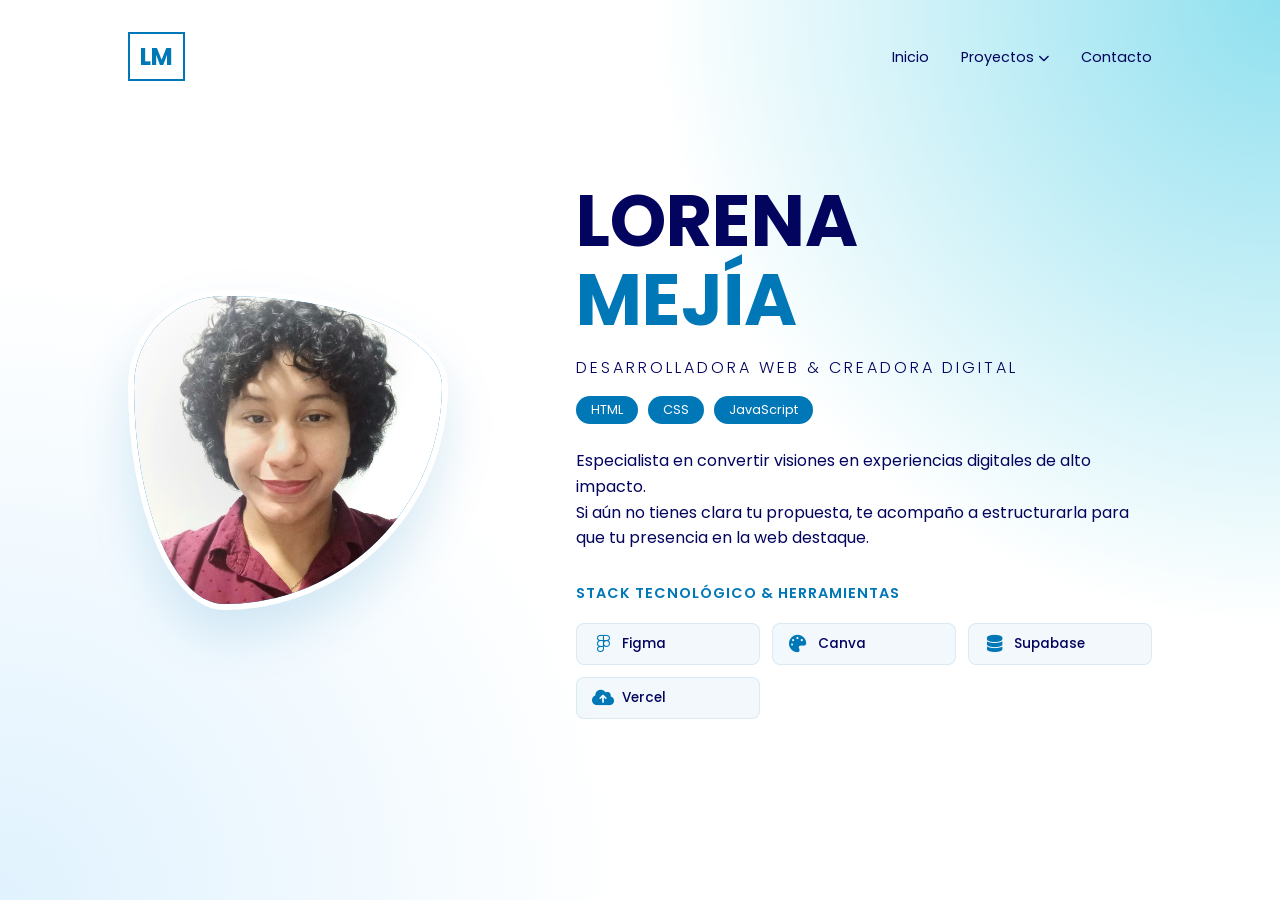
<file: index.html>
<!DOCTYPE html>
<html lang="es">
<head>
    <meta charset="UTF-8">
    <meta name="viewport" content="width=device-width, initial-scale=1.0">
    <title>Lorena Mejía | Portafolio</title>
    <link rel="preconnect" href="https://fonts.googleapis.com">
    <link rel="preconnect" href="https://fonts.gstatic.com" crossorigin>
    <link href="https://fonts.googleapis.com/css2?family=Poppins:wght@300;400;600;700&display=swap" rel="stylesheet">
    <link rel="stylesheet" href="https://cdnjs.cloudflare.com/ajax/libs/font-awesome/6.4.0/css/all.min.css">
    <link rel="stylesheet" href="../css/inicio.css">
    
</head>
<body>

    <nav class="navbar">
        <div class="logo">LM</div>
        <button class="mobile-menu-btn" id="mobile-menu">
            <i class="fa-solid fa-bars-staggered"></i>
        </button>

        <ul class="nav-links">
            <li><a href="#home">Inicio</a></li>
            <li class="dropdown">
                <a href="javascript:void(0)" class="dropbtn">Proyectos <i class="fa-solid fa-chevron-down" style="font-size: 0.7rem;"></i></a>
                <div class="dropdown-content">
                    <a href="#project1">Luces Chinas</a>
                    <a href="#project2">Prime Law SV</a>
                </div>
            </li>
            <li><a href="#contact">Contacto</a></li>
        </ul>
    </nav>

    <main class="container">
        <section id="home" class="section hero">
            <div class="hero-container reveal">
                <div class="photo-side">
                    <div class="profile-frame">
                        <img src="../images/fotoCarnet.jpg" alt="Lorena Mejía" class="profile-img">
                    </div>
                </div>

                <div class="content">
                    <h1 class="name">LORENA <br><span>MEJÍA</span></h1>
                    <p class="tagline">Desarrolladora Web & Creadora Digital</p>
                    
                    <div class="skills-chips">
                        <span>HTML</span><span>CSS</span><span>JavaScript</span>
                    </div>

                    <p class="description">
                        Especialista en convertir visiones en experiencias digitales de alto impacto. <br>
                        Si aún no tienes clara tu propuesta, te acompaño a estructurarla para que tu presencia en la web destaque.
                    </p>

                    <div class="digital-tools">
                        <h3>Stack Tecnológico & Herramientas</h3>
                        <div class="tools-grid">
                            <div class="tool-item"><i class="fa-brands fa-figma"></i> Figma</div>
                            <div class="tool-item"><i class="fa-solid fa-palette"></i> Canva</div>
                            <div class="tool-item"><i class="fa-solid fa-database"></i> Supabase</div>
                            <div class="tool-item"><i class="fa-solid fa-cloud-arrow-up"></i> Vercel</div>
                        </div>
                    </div>
                </div>
            </div>
        </section>

        <h2 class="entre-seccion">Proyectos destacados</h2>

        <section id="project1" class="section">
            <div class="project-content">
                <div class="text-side reveal">
                    <h2>Luces Chinas Variety World</h2>
                    <p>Plataforma e-commerce moderna y responsiva para la venta de productos pirotécnicos en El Salvador.</p>
                    <p><br>Para el administrador, creé un panel de control para gestionar los productos, pedidos, envíos y ventas.</p>
                    <a href="https://luceschinasvarietyworldsv.vercel.app/" target="_blank" class="btn">Visitar sitio</a>
                </div>
                <div class="image-side reveal">
                    <div class="laptop-mockup">
                        <div class="screen">
                            <img src="../images/variety.png" alt="Luces Chinas Preview" class="project-img">
                        </div>
                    </div>
                </div>
            </div>
        </section>

        <section id="project2" class="section">
            <div class="project-content">
                <div class="image-side reveal">
                    <div class="laptop-mockup">
                        <div class="screen">
                            <img src="../images/prime.png" alt="Prime Law Preview" class="project-img">
                        </div>
                    </div>
                </div>
                <div class="text-side reveal">
                    <h2>Prime Law SV</h2>
                    <p>Sitio corporativo para servicios legales que proyecta confianza, seriedad y profesionalismo.</p>
                    <p><br>Para el administrador, desarrollé una sección especial para crear publicaciones con plantillas e IA integrada para reducir el tiempo de creación.</p>
                    <a href="https://primelawsv.vercel.app/" target="_blank" class="btn">Visitar sitio</a>
                </div>
            </div>
        </section>

        <section id="contact" class="section contact">
            <div class="content reveal">
                <h2>¿Trabajamos juntos?</h2>
                <p>Especialista en entregas rápidas y de alta calidad.</p>
                <div class="contact-links">
                    <a href="mailto:esmejia2908@gmail.com" class="contact-item">
                        <i class="fa-regular fa-envelope"></i> esmejia2908@gmail.com
                    </a>
                    <a href="https://wa.me/50360376012" target="_blank" class="contact-item">
                        <i class="fa-brands fa-whatsapp"></i> WhatsApp: +503 6037-6012
                    </a>
                </div>
            </div>
        </section>
    </main>

    <script src="../js/inicio.js"></script>
</body>
</html>
</file>
<file: css/inicio.css>
:root {
    --primary: #0077b6;
    --secondary: #90e0ef;
    --dark: #03045e;
    --light: #f0f9ff;
    --white: #ffffff;
    --transition: all 0.8s cubic-bezier(0.22, 1, 0.36, 1);
}

* {
    margin: 0;
    padding: 0;
    box-sizing: border-box;
}

html {
    scroll-behavior: smooth;
}

body {
    font-family: 'Poppins', sans-serif;
    background-color: var(--white);
    color: var(--dark);
    overflow-x: hidden;
}

/* --- Contenedor Principal (Scroll Snap) --- */
.container {
    height: 100vh;
    overflow-y: auto;
    scroll-snap-type: y mandatory;
    scrollbar-width: none;
}

.container::-webkit-scrollbar {
    display: none;
}

.section {
    height: 100vh;
    width: 100%;
    display: flex;
    align-items: center;
    justify-content: center;
    padding: 0 10%;
    scroll-snap-align: start;
    position: relative;
}

/* --- Navegación --- */
.navbar {
    position: fixed;
    top: 0;
    width: 100%;
    padding: 2rem 10%;
    display: flex;
    justify-content: space-between;
    align-items: center;
    z-index: 1000;
    transition: var(--transition);
}

.navbar.scrolled {
    padding: 1rem 10%;
    background: rgba(255, 255, 255, 0.9);
    backdrop-filter: blur(10px);
    box-shadow: 0 4px 30px rgba(0, 0, 0, 0.05);
}

.logo {
    font-weight: 700;
    font-size: 1.5rem;
    color: var(--primary);
    border: 2px solid var(--primary);
    padding: 5px 10px;
}

.mobile-menu-btn {
    display: none;
    background: none;
    border: none;
    color: var(--primary);
    font-size: 1.8rem;
    cursor: pointer;
    z-index: 1001;
}

.nav-links {
    display: flex;
    list-style: none;
    gap: 2rem;
    align-items: center;
}

.nav-links a {
    text-decoration: none;
    color: var(--dark);
    font-size: 0.9rem;
    transition: var(--transition);
}

.nav-links a:hover { color: var(--primary); }

/* --- Dropdown Proyectos --- */
.dropdown { position: relative; }
.dropdown-content {
    display: none;
    position: absolute;
    background-color: var(--white);
    min-width: 180px;
    box-shadow: 0px 8px 16px rgba(0,0,0,0.1);
    z-index: 1;
    border-radius: 8px;
    top: 100%;
    left: 0;
    overflow: hidden;
}

.dropdown-content a {
    color: var(--dark);
    padding: 12px 16px;
    display: block;
    font-size: 0.85rem;
}

.dropdown-content a:hover { background-color: var(--light); color: var(--primary); }
.dropdown:hover .dropdown-content { display: block; animation: fadeIn 0.3s ease; }

@keyframes fadeIn {
    from { opacity: 0; transform: translateY(5px); }
    to { opacity: 1; transform: translateY(0); }
}

/* --- Hero Section & Foto --- */
.hero {
    background: radial-gradient(circle at top right, var(--secondary) 0%, transparent 40%),
                radial-gradient(circle at bottom left, #e0f2fe 0%, transparent 40%);
}

.hero-container {
    display: grid;
    grid-template-columns: 0.8fr 1.2fr;
    gap: 4rem;
    align-items: center;
    width: 100%;
}

.profile-frame {
    position: relative;
    width: 320px;
    height: 320px;
    border-radius: 30% 70% 70% 30% / 30% 30% 70% 70%;
    background: var(--primary);
    overflow: hidden;
    border: 6px solid var(--white);
    box-shadow: 0 25px 50px rgba(0, 119, 182, 0.15);
    transition: var(--transition);
}

.profile-frame:hover {
    transform: scale(1.02) rotate(2deg);
    border-radius: 50% 50% 50% 50%;
}

.profile-img {
    width: 100%;
    height: 100%;
    object-fit: cover;
}

.name {
    font-size: clamp(2.5rem, 6vw, 4.5rem);
    font-weight: 700;
    line-height: 1.1;
}

.name span { color: var(--primary); }

.tagline {
    font-size: 1rem;
    letter-spacing: 3px;
    text-transform: uppercase;
    margin: 1rem 0;
    font-weight: 300;
}

.skills-chips {
    display: flex;
    gap: 10px;
    margin-bottom: 1.5rem;
}

.skills-chips span {
    background: var(--primary);
    color: white;
    padding: 5px 15px;
    border-radius: 20px;
    font-size: 0.8rem;
}

.description {
    max-width: 600px;
    line-height: 1.6;
    margin-bottom: 2rem;
}

/* Estilos para las herramientas */
.digital-tools h3 {
    font-size: 0.9rem;
    margin-bottom: 1.2rem;
    color: var(--primary);
    text-transform: uppercase;
    letter-spacing: 1px;
    font-weight: 600;
}

.tools-grid {
    display: grid;
    grid-template-columns: repeat(auto-fit, minmax(140px, 1fr));
    gap: 12px;
}

.tool-item {
    background: rgba(0, 119, 182, 0.05);
    padding: 10px 15px;
    border-radius: 8px;
    font-size: 0.85rem;
    display: flex;
    align-items: center;
    gap: 10px;
    border: 1px solid rgba(0, 119, 182, 0.1);
    transition: all 0.3s ease;
    font-weight: 500;
}

.tool-item i {
    color: var(--primary);
    font-size: 1.1rem;
    width: 20px;
    text-align: center;
}

.tool-item:hover {
    background: var(--white);
    border-color: var(--primary);
    transform: translateY(-3px);
    box-shadow: 0 5px 15px rgba(0, 119, 182, 0.1);
}

@media (max-width: 768px) {
    .tools-grid {
        grid-template-columns: 1fr 1fr;
    }
}

/* --- Proyectos --- */
.entre-seccion {
    text-align: center;
    font-size: clamp(2rem, 5vw, 3.5rem);
    font-weight: 700;
    color: var(--dark);
    padding: 80px 10% 40px;
    position: relative;
    text-transform: uppercase;
    letter-spacing: 2px;
}

.entre-seccion::after {
    content: '';
    display: block;
    width: 800px;
    height: 4px;
    background: var(--primary);
    margin: 15px auto 0;
    border-radius: 2px;
}

.entre-seccion {
    background: linear-gradient(to bottom, var(--white), var(--light));
}

.entre-seccion {
    scroll-snap-align: start;
}

@media (max-width: 768px) {
    .entre-seccion {
        padding: 60px 5% 30px;
        letter-spacing: 1px;
    }
    .entre-seccion::after {
        width: 60%;
    }
}

.project-content {
    display: grid;
    grid-template-columns: 1fr 1fr;
    gap: 4rem;
    align-items: center;
    width: 100%;
}

.text-side h2 { font-size: 2.5rem; margin-bottom: 1.5rem; }

.btn {
    display: inline-block;
    padding: 12px 30px;
    margin-top: 10px;
    background: var(--primary);
    color: white;
    text-decoration: none;
    border-radius: 5px;
    border: 2px solid var(--primary);
    transition: var(--transition);
}

.btn:hover { background: transparent; color: var(--primary); }

.laptop-mockup {
    width: 100%;
    aspect-ratio: 16/10;
    background: #333;
    border-radius: 10px;
    padding: 10px;
    box-shadow: 0 20px 50px rgba(0,0,0,0.1);
}

.screen { width: 100%; height: 100%; border-radius: 5px; overflow: hidden; background: #fff; }
.project-img { width: 100%; height: 100%; object-fit: cover; object-position: top; }

/* --- Contacto --- */
.contact { background: var(--dark); color: white; text-align: center; }
.contact-links { margin-top: 2rem; display: flex; flex-direction: column; gap: 1.5rem; align-items: center; }
.contact-item { color: var(--secondary); text-decoration: none; font-size: 1.2rem; display: flex; align-items: center; gap: 12px; transition: 0.3s; }
.contact-item:hover { color: var(--white); }

/* --- Animaciones de Revelación --- */
.reveal {
    opacity: 0;
    transform: translateY(40px);
    transition: var(--transition);
}

.reveal.active {
    opacity: 1;
    transform: translateY(0);
}

/* --- Media Queries (Móvil) --- */
@media (max-width: 768px) {
    .navbar { padding: 1.5rem 5%; }
    .mobile-menu-btn { display: block; }

    .nav-links {
        position: fixed;
        top: 0;
        right: -100%;
        width: 80%;
        height: 100vh;
        background: var(--white);
        flex-direction: column;
        justify-content: center;
        transition: 0.6s cubic-bezier(0.77, 0, 0.175, 1);
    }

    .nav-links.active { right: 0; }

    .section {
        height: auto;
        min-height: 100vh;
        padding: 100px 5% 60px;
        scroll-snap-align: none;
    }

    .container { scroll-snap-type: none; }

    .hero-container {
        grid-template-columns: 1fr;
        text-align: center;
    }

    .photo-side { display: flex; justify-content: center; order: -1; }
    .profile-frame { width: 220px; height: 220px; }

    .skills-chips { justify-content: center; }

    .tools-grid { grid-template-columns: 1fr 1fr; }

    .project-content { grid-template-columns: 1fr; text-align: center; }
    #project2 .project-content { flex-direction: column-reverse; display: flex; }
}
</file>
